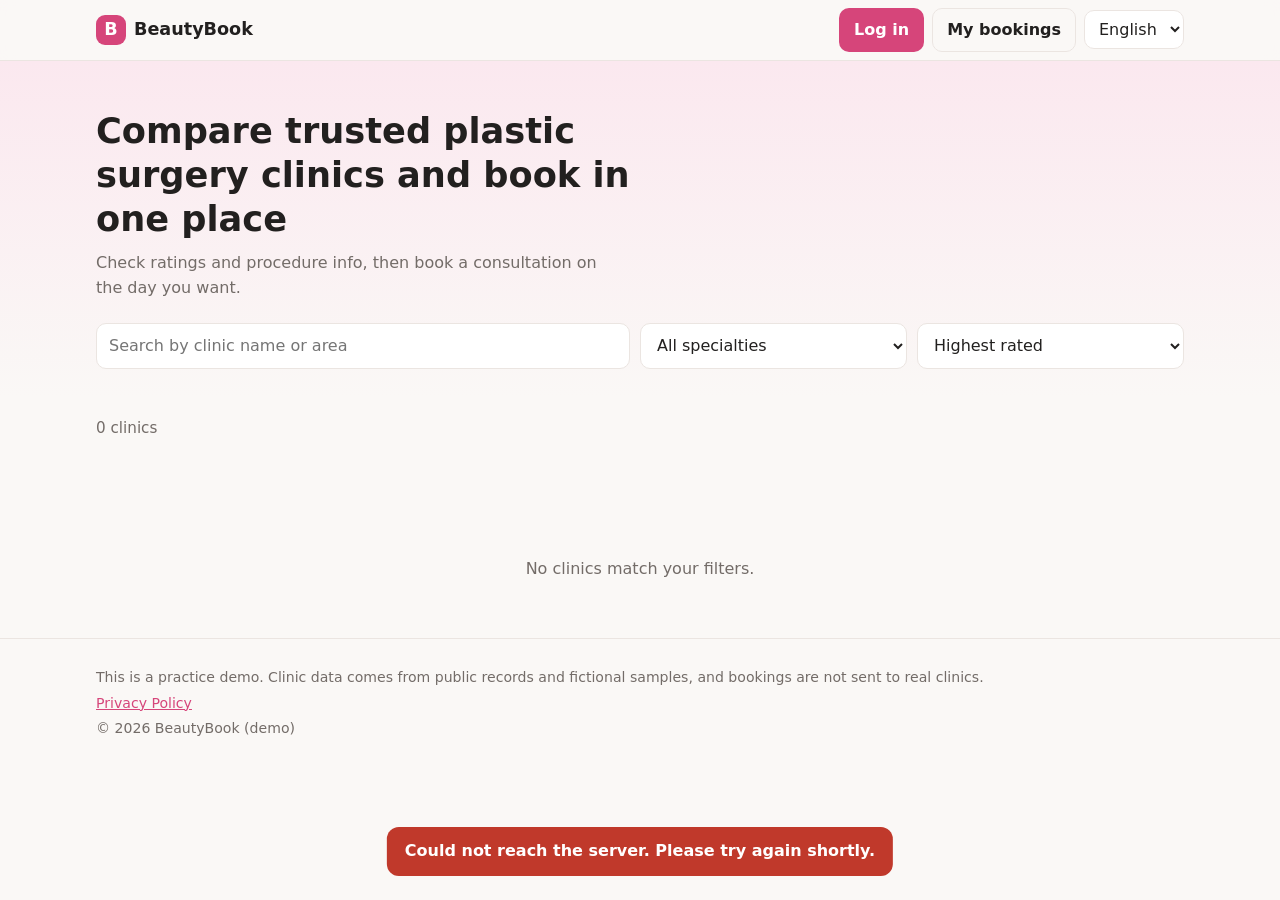
<file: index.html>
<!doctype html>
<html lang="ko">
<head>
  <meta charset="utf-8">
  <meta name="viewport" content="width=device-width, initial-scale=1">
  <title>BeautyBook</title>
  <meta name="description" content="성형외과 목록, 별점, 예약 예시 사이트 (샘플 데이터)">
  <link rel="stylesheet" href="css/style.css">
</head>
<body>
  <header class="site-header">
    <div class="container header-inner">
      <a class="brand" href="./">
        <span class="brand-mark">B</span>
        <span>BeautyBook</span>
      </a>
      <nav class="header-actions">
        <div class="auth-box" id="authBox" hidden></div>
        <button class="btn btn-ghost" id="myReservationsBtn" type="button">
          <span data-i18n="nav.myReservations">내 예약</span>
          <span class="badge" id="reservationCount" hidden>0</span>
        </button>
        <label class="lang-select">
          <span class="sr-only" data-i18n="nav.language">언어</span>
          <select id="langSelect" aria-label="Language">
            <option value="ko">한국어</option>
            <option value="en">English</option>
            <option value="ja">日本語</option>
            <option value="zh">中文</option>
          </select>
        </label>
      </nav>
    </div>
  </header>

  <section class="hero">
    <div class="container">
      <h1 data-i18n="hero.title">믿을 수 있는 성형외과, 한눈에 비교하고 예약하세요</h1>
      <p data-i18n="hero.subtitle">실제 이용자 별점과 시술 정보를 확인하고 원하는 날짜에 바로 상담을 예약할 수 있어요.</p>
      <div class="toolbar">
        <input id="searchInput" type="search" data-i18n-placeholder="filter.search" placeholder="병원 이름이나 지역으로 검색">
        <select id="specialtyFilter" aria-label="Specialty"></select>
        <select id="sortSelect" aria-label="Sort">
          <option value="rating" data-i18n="sort.rating">별점 높은 순</option>
          <option value="reviews" data-i18n="sort.reviews">리뷰 많은 순</option>
          <option value="name" data-i18n="sort.name">이름 순</option>
        </select>
      </div>
    </div>
  </section>

  <main class="container">
    <p class="result-count" id="resultCount"></p>
    <div class="grid" id="clinicGrid" aria-live="polite"></div>
    <p class="empty" id="emptyState" hidden data-i18n="list.empty">조건에 맞는 병원이 없어요.</p>
  </main>

  <footer class="site-footer">
    <div class="container">
      <p data-i18n="footer.notice">이 사이트는 연습용 예시입니다. 병원 정보는 공공데이터와 가상 샘플이며, 예약은 실제 병원에 전달되지 않습니다.</p>
      <p><a href="privacy.html" data-i18n="footer.privacy">개인정보처리방침</a></p>
      <p class="muted">&copy; 2026 BeautyBook (demo)</p>
    </div>
  </footer>

  <!-- Clinic detail modal -->
  <dialog id="clinicModal" class="modal">
    <div class="modal-body" id="clinicModalBody"></div>
  </dialog>

  <!-- My reservations modal -->
  <dialog id="reservationsModal" class="modal">
    <div class="modal-body">
      <div class="modal-head">
        <h2 data-i18n="myres.title">내 예약</h2>
        <button class="icon-btn" type="button" data-close aria-label="Close">&times;</button>
      </div>
      <div id="reservationsList"></div>
    </div>
  </dialog>

  <!-- Login / sign-up modal -->
  <dialog id="loginModal" class="modal modal-small">
    <div class="modal-body">
      <div class="modal-head">
        <h2 id="loginTitle">로그인</h2>
        <button class="icon-btn" type="button" data-close aria-label="Close">&times;</button>
      </div>
      <div class="tabs" role="tablist" id="authTabs">
        <button type="button" role="tab" class="tab" data-auth-mode="login" data-i18n="auth.tabLogin">로그인</button>
        <button type="button" role="tab" class="tab" data-auth-mode="signup" data-i18n="auth.tabSignup">회원가입</button>
      </div>
      <!-- 안내 문구 (인증 메일을 보냈어요 등) + 인증 메일 다시 보내기 버튼 -->
      <div class="auth-notice" id="authNotice" hidden>
        <p id="authNoticeText"></p>
        <button class="btn btn-ghost btn-small" type="button" id="resendBtn" data-resend hidden data-i18n="auth.resend">인증 메일 다시 보내기</button>
      </div>
      <form id="loginForm" class="form" novalidate>
        <label id="emailField"><span data-i18n="auth.email">이메일</span><input name="email" type="email" required autocomplete="email" maxlength="254"></label>
        <label id="passwordField"><span id="passwordLabel">비밀번호</span><input name="password" type="password" required autocomplete="current-password" maxlength="128"></label>
        <p class="muted field-note" id="passwordHint" data-i18n="auth.passwordRule">8자 이상, 글자와 숫자를 섞어 주세요.</p>
        <label id="nicknameField"><span data-i18n="auth.nickname">닉네임 (리뷰에 표시돼요)</span><input name="nickname" maxlength="20" autocomplete="nickname"></label>
        <label class="check-field" id="agreeField"><input name="agree" type="checkbox"><span data-i18n="auth.agree">만 14세 이상이며, 개인정보처리방침에 동의해요</span></label>
        <a class="field-note" id="agreeLink" href="privacy.html" target="_blank" rel="noopener" data-i18n="auth.readPrivacy">개인정보처리방침 읽어 보기</a>
        <button class="btn btn-primary" type="submit" id="loginSubmit"></button>
      </form>
      <p class="auth-links">
        <button class="link-btn" type="button" id="forgotLink" data-auth-mode="forgot" data-i18n="auth.forgot">비밀번호를 잊으셨나요?</button>
        <button class="link-btn" type="button" id="backToLogin" data-auth-mode="login" data-i18n="auth.backToLogin">로그인으로 돌아가기</button>
      </p>
      <div id="kakaoArea">
        <p class="divider"><span data-i18n="auth.or">또는</span></p>
        <button class="btn btn-kakao btn-wide" type="button" data-kakao data-i18n="auth.kakao">카카오로 계속하기</button>
        <p class="muted field-note" data-i18n="auth.kakaoAgree">카카오로 계속하면 만 14세 이상이며 개인정보처리방침에 동의한 것으로 봐요.</p>
      </div>
    </div>
  </dialog>

  <div class="toast" id="toast" role="status" aria-live="polite"></div>

  <script src="js/config.js"></script>
  <script src="js/i18n.js"></script>
  <script src="js/data.js"></script>
  <script src="js/api.js"></script>
  <script src="js/app.js"></script>
</body>
</html>
</file>
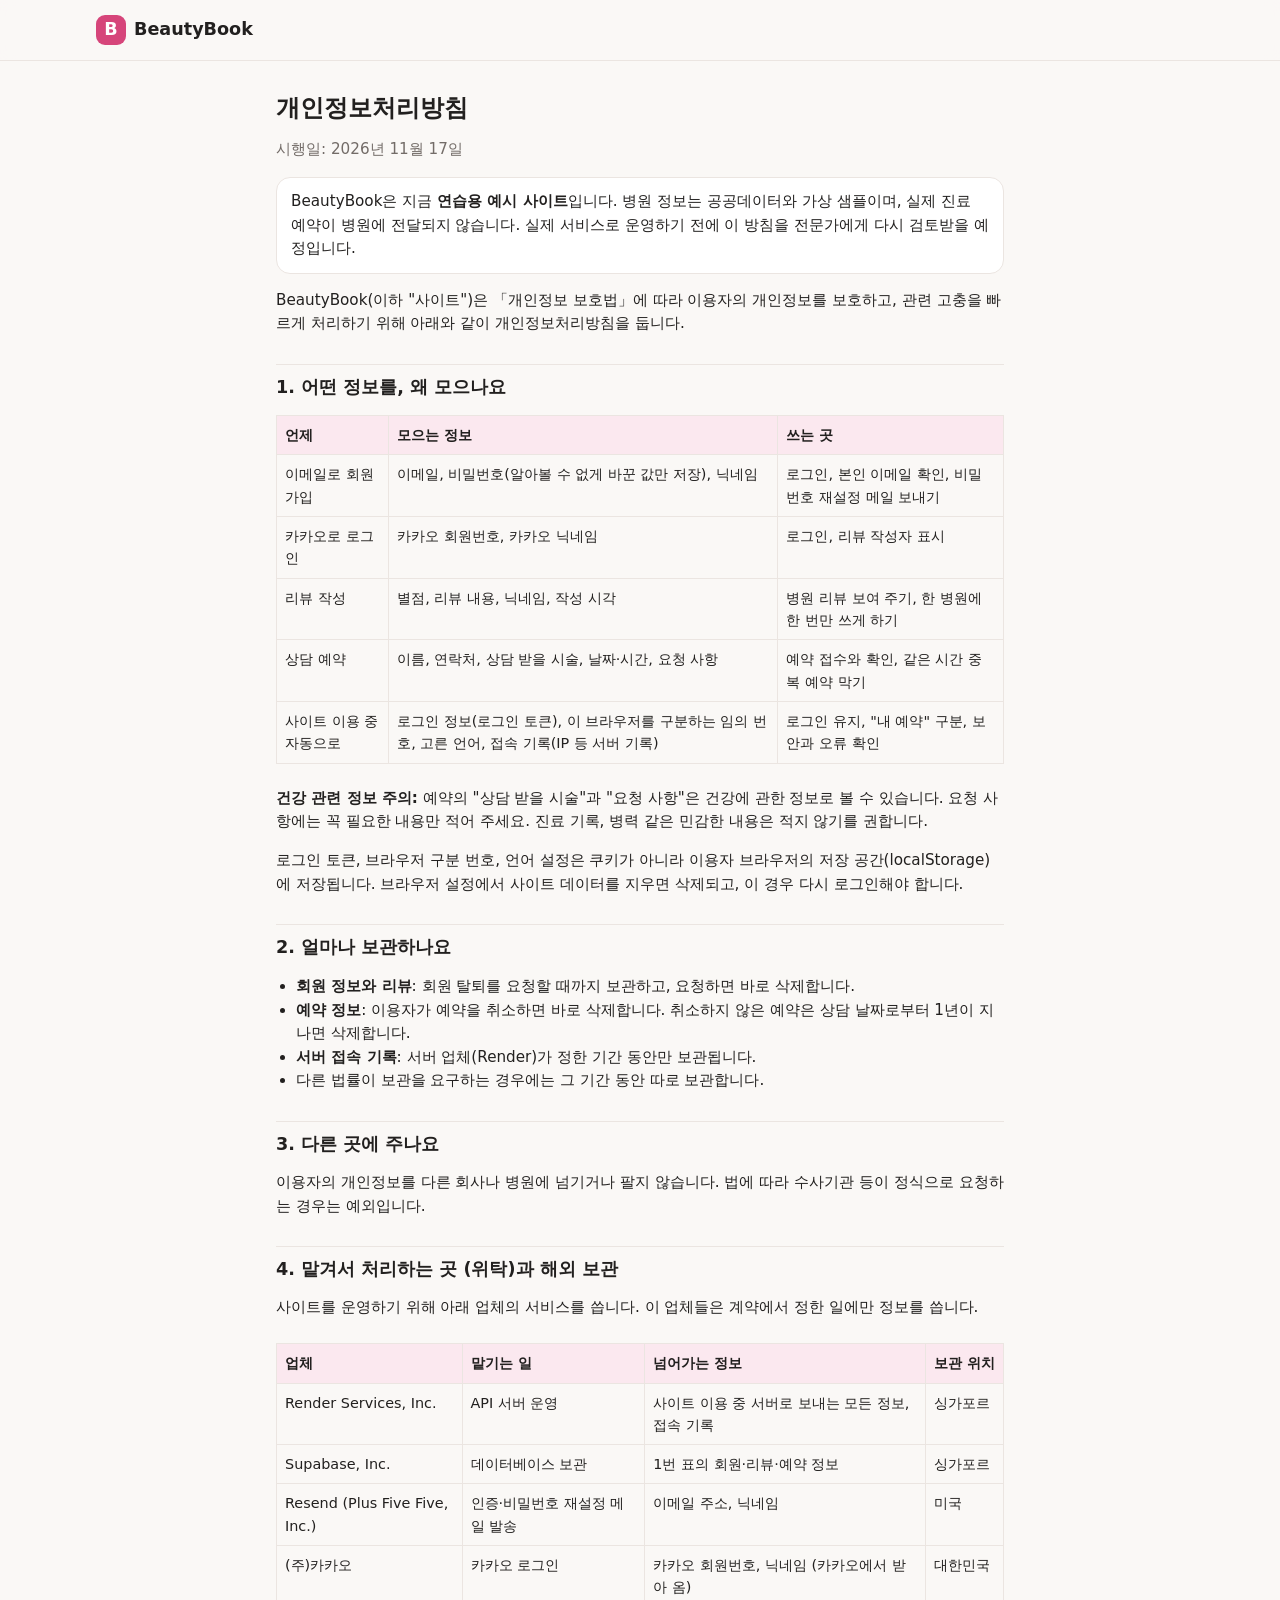
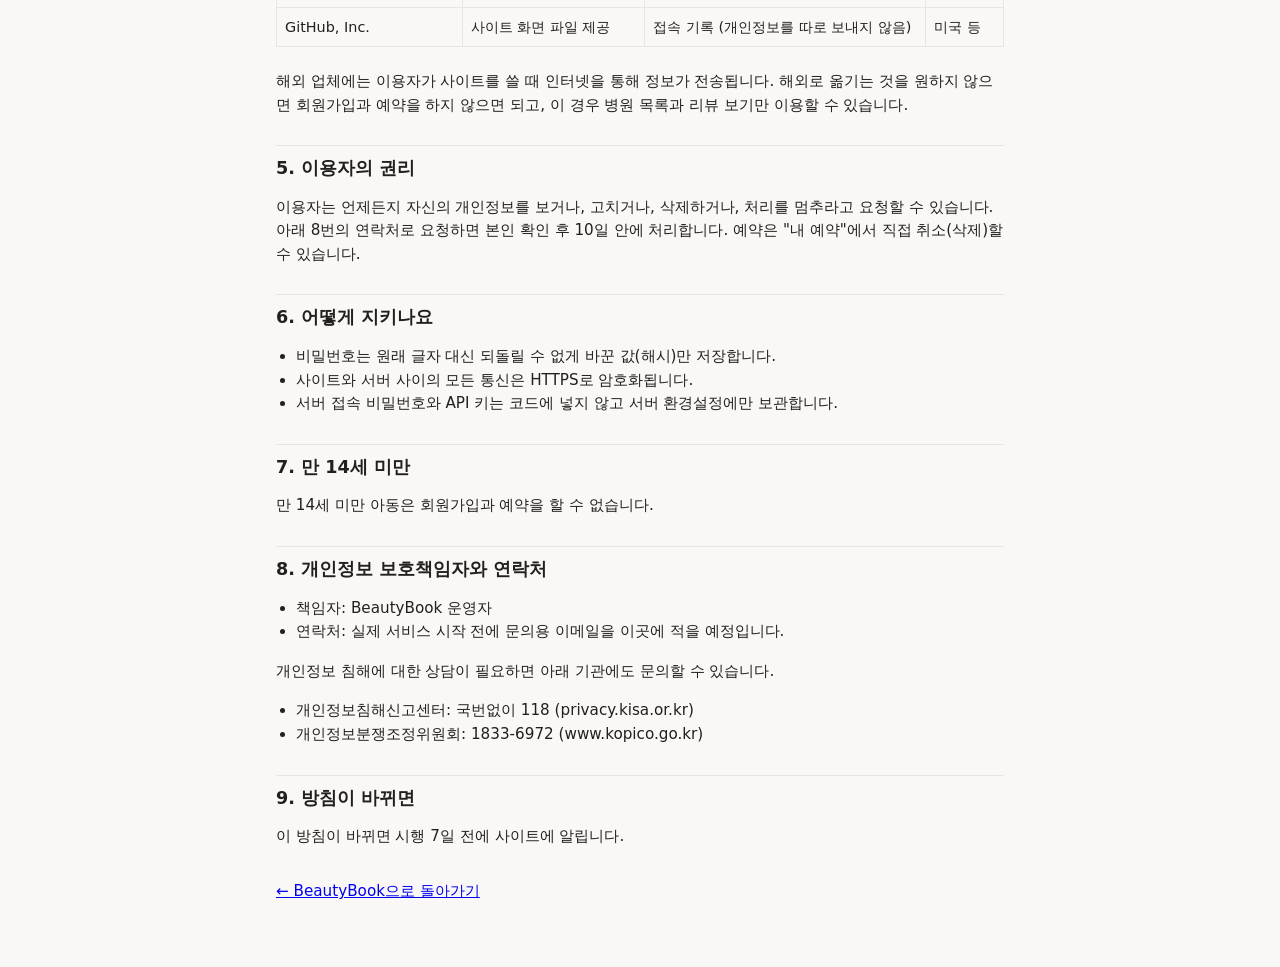
<file: privacy.html>
<!doctype html>
<html lang="ko">
<head>
  <meta charset="utf-8">
  <meta name="viewport" content="width=device-width, initial-scale=1">
  <title>개인정보처리방침 · BeautyBook</title>
  <meta name="description" content="BeautyBook 개인정보처리방침">
  <link rel="stylesheet" href="css/style.css">
  <style>
    .policy { max-width: 760px; padding: 24px 16px 48px; }
    .policy h1 { font-size: 1.5rem; margin: 8px 0 4px; }
    .policy h2 { font-size: 1.1rem; margin: 28px 0 8px; padding-top: 12px; border-top: 1px solid var(--line); }
    .policy p, .policy li { font-size: .95rem; }
    .policy ul { padding-left: 20px; }
    .policy .table-wrap { overflow-x: auto; }
    .policy table { width: 100%; border-collapse: collapse; font-size: .9rem; margin: 8px 0; }
    .policy th, .policy td { border: 1px solid var(--line); padding: 8px; text-align: left; vertical-align: top; }
    .policy th { background: var(--accent-soft); white-space: nowrap; }
    .policy .note { background: var(--surface); border: 1px solid var(--line); border-radius: var(--radius); padding: 12px 14px; }
  </style>
</head>
<body>
  <header class="site-header">
    <div class="container header-inner">
      <a class="brand" href="./">
        <span class="brand-mark">B</span>
        <span>BeautyBook</span>
      </a>
    </div>
  </header>

  <main class="container policy">
    <h1>개인정보처리방침</h1>
    <p class="muted">시행일: 2026년 11월 17일</p>

    <p class="note">BeautyBook은 지금 <strong>연습용 예시 사이트</strong>입니다. 병원 정보는 공공데이터와 가상 샘플이며,
      실제 진료 예약이 병원에 전달되지 않습니다. 실제 서비스로 운영하기 전에 이 방침을 전문가에게 다시 검토받을 예정입니다.</p>

    <p>BeautyBook(이하 "사이트")은 「개인정보 보호법」에 따라 이용자의 개인정보를 보호하고, 관련 고충을 빠르게 처리하기 위해 아래와 같이 개인정보처리방침을 둡니다.</p>

    <h2>1. 어떤 정보를, 왜 모으나요</h2>
    <div class="table-wrap">
      <table>
        <tr><th>언제</th><th>모으는 정보</th><th>쓰는 곳</th></tr>
        <tr><td>이메일로 회원가입</td><td>이메일, 비밀번호(알아볼 수 없게 바꾼 값만 저장), 닉네임</td><td>로그인, 본인 이메일 확인, 비밀번호 재설정 메일 보내기</td></tr>
        <tr><td>카카오로 로그인</td><td>카카오 회원번호, 카카오 닉네임</td><td>로그인, 리뷰 작성자 표시</td></tr>
        <tr><td>리뷰 작성</td><td>별점, 리뷰 내용, 닉네임, 작성 시각</td><td>병원 리뷰 보여 주기, 한 병원에 한 번만 쓰게 하기</td></tr>
        <tr><td>상담 예약</td><td>이름, 연락처, 상담 받을 시술, 날짜·시간, 요청 사항</td><td>예약 접수와 확인, 같은 시간 중복 예약 막기</td></tr>
        <tr><td>사이트 이용 중 자동으로</td><td>로그인 정보(로그인 토큰), 이 브라우저를 구분하는 임의 번호, 고른 언어, 접속 기록(IP 등 서버 기록)</td><td>로그인 유지, "내 예약" 구분, 보안과 오류 확인</td></tr>
      </table>
    </div>
    <p><strong>건강 관련 정보 주의:</strong> 예약의 "상담 받을 시술"과 "요청 사항"은 건강에 관한 정보로 볼 수 있습니다.
      요청 사항에는 꼭 필요한 내용만 적어 주세요. 진료 기록, 병력 같은 민감한 내용은 적지 않기를 권합니다.</p>
    <p>로그인 토큰, 브라우저 구분 번호, 언어 설정은 쿠키가 아니라 이용자 브라우저의 저장 공간(localStorage)에 저장됩니다.
      브라우저 설정에서 사이트 데이터를 지우면 삭제되고, 이 경우 다시 로그인해야 합니다.</p>

    <h2>2. 얼마나 보관하나요</h2>
    <ul>
      <li><strong>회원 정보와 리뷰</strong>: 회원 탈퇴를 요청할 때까지 보관하고, 요청하면 바로 삭제합니다.</li>
      <li><strong>예약 정보</strong>: 이용자가 예약을 취소하면 바로 삭제합니다. 취소하지 않은 예약은 상담 날짜로부터 1년이 지나면 삭제합니다.</li>
      <li><strong>서버 접속 기록</strong>: 서버 업체(Render)가 정한 기간 동안만 보관됩니다.</li>
      <li>다른 법률이 보관을 요구하는 경우에는 그 기간 동안 따로 보관합니다.</li>
    </ul>

    <h2>3. 다른 곳에 주나요</h2>
    <p>이용자의 개인정보를 다른 회사나 병원에 넘기거나 팔지 않습니다. 법에 따라 수사기관 등이 정식으로 요청하는 경우는 예외입니다.</p>

    <h2>4. 맡겨서 처리하는 곳 (위탁)과 해외 보관</h2>
    <p>사이트를 운영하기 위해 아래 업체의 서비스를 씁니다. 이 업체들은 계약에서 정한 일에만 정보를 씁니다.</p>
    <div class="table-wrap">
      <table>
        <tr><th>업체</th><th>맡기는 일</th><th>넘어가는 정보</th><th>보관 위치</th></tr>
        <tr><td>Render Services, Inc.</td><td>API 서버 운영</td><td>사이트 이용 중 서버로 보내는 모든 정보, 접속 기록</td><td>싱가포르</td></tr>
        <tr><td>Supabase, Inc.</td><td>데이터베이스 보관</td><td>1번 표의 회원·리뷰·예약 정보</td><td>싱가포르</td></tr>
        <tr><td>Resend (Plus Five Five, Inc.)</td><td>인증·비밀번호 재설정 메일 발송</td><td>이메일 주소, 닉네임</td><td>미국</td></tr>
        <tr><td>(주)카카오</td><td>카카오 로그인</td><td>카카오 회원번호, 닉네임 (카카오에서 받아 옴)</td><td>대한민국</td></tr>
        <tr><td>GitHub, Inc.</td><td>사이트 화면 파일 제공</td><td>접속 기록 (개인정보를 따로 보내지 않음)</td><td>미국 등</td></tr>
      </table>
    </div>
    <p>해외 업체에는 이용자가 사이트를 쓸 때 인터넷을 통해 정보가 전송됩니다. 해외로 옮기는 것을 원하지 않으면 회원가입과 예약을 하지 않으면 되고,
      이 경우 병원 목록과 리뷰 보기만 이용할 수 있습니다.</p>

    <h2>5. 이용자의 권리</h2>
    <p>이용자는 언제든지 자신의 개인정보를 보거나, 고치거나, 삭제하거나, 처리를 멈추라고 요청할 수 있습니다.
      아래 8번의 연락처로 요청하면 본인 확인 후 10일 안에 처리합니다. 예약은 "내 예약"에서 직접 취소(삭제)할 수 있습니다.</p>

    <h2>6. 어떻게 지키나요</h2>
    <ul>
      <li>비밀번호는 원래 글자 대신 되돌릴 수 없게 바꾼 값(해시)만 저장합니다.</li>
      <li>사이트와 서버 사이의 모든 통신은 HTTPS로 암호화됩니다.</li>
      <li>서버 접속 비밀번호와 API 키는 코드에 넣지 않고 서버 환경설정에만 보관합니다.</li>
    </ul>

    <h2>7. 만 14세 미만</h2>
    <p>만 14세 미만 아동은 회원가입과 예약을 할 수 없습니다.</p>

    <h2>8. 개인정보 보호책임자와 연락처</h2>
    <ul>
      <li>책임자: BeautyBook 운영자</li>
      <li>연락처: 실제 서비스 시작 전에 문의용 이메일을 이곳에 적을 예정입니다.</li>
    </ul>
    <p>개인정보 침해에 대한 상담이 필요하면 아래 기관에도 문의할 수 있습니다.</p>
    <ul>
      <li>개인정보침해신고센터: 국번없이 118 (privacy.kisa.or.kr)</li>
      <li>개인정보분쟁조정위원회: 1833-6972 (www.kopico.go.kr)</li>
    </ul>

    <h2>9. 방침이 바뀌면</h2>
    <p>이 방침이 바뀌면 시행 7일 전에 사이트에 알립니다.</p>

    <p style="margin-top:32px"><a href="./">← BeautyBook으로 돌아가기</a></p>
  </main>
</body>
</html>
</file>
<file: css/style.css>
:root {
  --bg: #faf8f6;
  --surface: #ffffff;
  --text: #22201f;
  --muted: #736c68;
  --line: #ebe5e1;
  --accent: #d6457a;
  --accent-ink: #ffffff;
  --accent-soft: #fbe8ef;
  --star: #f4b400;
  --star-off: #ddd6d2;
  --error: #c0392b;
  --radius: 14px;
  --shadow: 0 1px 2px rgba(0,0,0,.04), 0 6px 20px rgba(0,0,0,.06);
  color-scheme: light;
}
@media (prefers-color-scheme: dark) {
  :root {
    --bg: #151314;
    --surface: #1f1c1d;
    --text: #f1edea;
    --muted: #a69e99;
    --line: #332e2f;
    --accent: #ef6a9a;
    --accent-ink: #1b0b11;
    --accent-soft: #3a1f29;
    --star-off: #4a4344;
    --shadow: 0 1px 2px rgba(0,0,0,.3), 0 6px 20px rgba(0,0,0,.3);
    color-scheme: dark;
  }
}

* { box-sizing: border-box; }
html, body { margin: 0; }
body {
  font-family: system-ui, -apple-system, "Segoe UI", "Apple SD Gothic Neo", "Noto Sans KR", "Hiragino Sans", "PingFang SC", sans-serif;
  background: var(--bg);
  color: var(--text);
  line-height: 1.55;
}
.container { width: min(1120px, 100%); margin: 0 auto; padding: 0 16px; }
.muted { color: var(--muted); }
.sr-only { position: absolute; width: 1px; height: 1px; overflow: hidden; clip: rect(0 0 0 0); }
h1, h2, h3, h4 { line-height: 1.25; margin: 0; }

/* header */
.site-header { position: sticky; top: 0; z-index: 10; background: color-mix(in srgb, var(--bg) 88%, transparent); backdrop-filter: blur(8px); border-bottom: 1px solid var(--line); }
.header-inner { display: flex; align-items: center; justify-content: space-between; min-height: 60px; gap: 12px; }
.brand { display: flex; align-items: center; gap: 8px; font-weight: 700; font-size: 1.1rem; color: inherit; text-decoration: none; }
.brand-mark { display: grid; place-items: center; width: 30px; height: 30px; border-radius: 9px; background: var(--accent); color: var(--accent-ink); }
.header-actions { display: flex; align-items: center; gap: 8px; }

/* controls */
button, input, select, textarea { font: inherit; color: inherit; }
input, select, textarea {
  width: 100%; padding: 10px 12px; border: 1px solid var(--line); border-radius: 10px; background: var(--surface);
}
input:focus, select:focus, textarea:focus, button:focus-visible, .card:focus-visible { outline: 2px solid var(--accent); outline-offset: 2px; }
.lang-select select { width: auto; padding: 8px 10px; }
.btn { border: 1px solid transparent; border-radius: 10px; padding: 9px 14px; cursor: pointer; font-weight: 600; display: inline-flex; align-items: center; gap: 6px; }
.btn-primary { background: var(--accent); color: var(--accent-ink); width: 100%; justify-content: center; padding: 12px; }
.btn-small { width: auto; padding: 9px 14px; }
[hidden] { display: none !important; }
.btn-primary:hover { filter: brightness(1.05); }
.btn-ghost { background: transparent; border-color: var(--line); }
.btn-ghost:hover { background: var(--accent-soft); }
/* 카카오 로그인 버튼: 카카오 가이드의 노란색 + 검은 글씨 */
.btn-kakao { background: #fee500; color: rgba(0, 0, 0, .85); border-color: #fee500; font-weight: 600; }
.btn-kakao:hover { filter: brightness(.97); }
.auth-box { display: flex; align-items: center; gap: 6px; }
.auth-name { font-size: .9rem; font-weight: 600; max-width: 9em; overflow: hidden; text-overflow: ellipsis; white-space: nowrap; }
.modal-small { width: min(420px, calc(100% - 24px)); }
.modal-small .tabs { margin-bottom: 14px; }
.field-note { font-size: .82rem; }
.auth-notice { background: var(--surface); border: 1px solid var(--line); border-radius: 10px; padding: 12px 14px; margin-bottom: 14px; font-size: .9rem; }
.auth-notice p { margin: 0; }
.auth-notice .btn { margin-top: 10px; }
.auth-links { text-align: center; margin: 12px 0 0; }
.link-btn { border: 0; background: none; padding: 4px; color: var(--muted); font-size: .85rem; text-decoration: underline; cursor: pointer; }
.btn-wide { width: 100%; justify-content: center; padding: 12px; }
.divider { display: flex; align-items: center; gap: 10px; color: var(--muted); font-size: .85rem; margin: 16px 0 12px; }
.divider::before, .divider::after { content: ""; flex: 1; border-top: 1px solid var(--line); }
.login-gate { display: grid; gap: 12px; justify-items: start; padding: 8px 0; }
.badge { background: var(--accent); color: var(--accent-ink); border-radius: 999px; font-size: .75rem; padding: 0 7px; min-width: 20px; text-align: center; }
.icon-btn { border: 0; background: transparent; font-size: 1.6rem; line-height: 1; cursor: pointer; color: var(--muted); padding: 4px 8px; border-radius: 8px; }
.icon-btn:hover { background: var(--accent-soft); color: var(--text); }

/* hero */
.hero { padding: 48px 0 28px; background: linear-gradient(180deg, var(--accent-soft), transparent); }
.hero h1 { font-size: clamp(1.5rem, 3.5vw, 2.2rem); max-width: 22ch; }
.hero p { color: var(--muted); max-width: 52ch; margin: 10px 0 22px; }
.toolbar { display: grid; grid-template-columns: 2fr 1fr 1fr; gap: 10px; }

/* list */
.result-count { color: var(--muted); margin: 20px 0 12px; font-size: .95rem; }
.grid { display: grid; grid-template-columns: repeat(auto-fill, minmax(250px, 1fr)); gap: 16px; padding-bottom: 48px; }
.card { background: var(--surface); border: 1px solid var(--line); border-radius: var(--radius); overflow: hidden; cursor: pointer; box-shadow: var(--shadow); transition: transform .15s ease, box-shadow .15s ease; display: flex; flex-direction: column; }
.card:hover { transform: translateY(-3px); }
.card-thumb { height: 110px; display: grid; place-items: center; background: linear-gradient(135deg, hsl(var(--h) 70% 82%), hsl(calc(var(--h) + 40) 65% 70%)); }
.card-thumb span { font-size: 2.4rem; font-weight: 700; color: rgba(255,255,255,.92); text-shadow: 0 2px 8px rgba(0,0,0,.15); }
.card-body { padding: 14px 16px 16px; display: flex; flex-direction: column; gap: 6px; flex: 1; }
.card-body h3 { font-size: 1.05rem; }
.card-body p { margin: 0; font-size: .9rem; }
.card-link { margin-top: auto; padding-top: 6px; color: var(--accent); font-weight: 600; font-size: .9rem; }
.rating-row { display: flex; align-items: center; gap: 6px; flex-wrap: wrap; font-size: .92rem; }
.tags { display: flex; gap: 6px; flex-wrap: wrap; }
.tag { background: var(--accent-soft); color: var(--accent); border-radius: 999px; font-size: .78rem; padding: 2px 9px; font-weight: 600; }
.empty { text-align: center; color: var(--muted); padding: 40px 0; }

/* stars */
.stars { position: relative; display: inline-block; color: var(--star-off); letter-spacing: 1px; font-size: 1rem; line-height: 1; }
.stars-fill { position: absolute; inset: 0 auto 0 0; overflow: hidden; white-space: nowrap; color: var(--star); }

/* modal */
.modal { border: 0; padding: 0; border-radius: 18px; width: min(920px, calc(100% - 24px)); max-height: calc(100% - 24px); background: var(--surface); color: var(--text); box-shadow: 0 20px 60px rgba(0,0,0,.25); }
.modal::backdrop { background: rgba(20, 14, 16, .55); }
.modal-body { padding: 22px; }
.modal-head { display: flex; justify-content: space-between; align-items: flex-start; gap: 12px; margin-bottom: 18px; }
.modal-head h2 { font-size: 1.4rem; margin-bottom: 4px; }
.detail-grid { display: grid; grid-template-columns: 1.1fr 1fr; gap: 24px; }
.detail-grid h4 { margin: 18px 0 8px; font-size: .95rem; color: var(--muted); }
.detail-grid h4:first-child { margin-top: 0; }
.detail-grid p { margin: 0; }
.facts { display: grid; grid-template-columns: auto 1fr; gap: 6px 14px; margin: 14px 0 0; font-size: .92rem; }
.facts dt { color: var(--muted); }
.facts dd { margin: 0; }
.price-list { list-style: none; padding: 0; margin: 0; border: 1px solid var(--line); border-radius: 10px; }
.price-list li { display: flex; justify-content: space-between; gap: 10px; padding: 9px 12px; font-size: .92rem; }
.price-list li + li { border-top: 1px solid var(--line); }
.panel { background: var(--bg); border-radius: var(--radius); padding: 14px; }
.tabs { display: flex; gap: 4px; background: var(--surface); padding: 4px; border-radius: 10px; margin-bottom: 14px; border: 1px solid var(--line); }
.tab { flex: 1; border: 0; background: transparent; padding: 8px; border-radius: 8px; cursor: pointer; font-weight: 600; color: var(--muted); }
.tab.active { background: var(--accent); color: var(--accent-ink); }

/* forms */
.form { display: flex; flex-direction: column; gap: 10px; }
.form label { display: flex; flex-direction: column; gap: 4px; font-size: .88rem; font-weight: 600; }
.form label.check-field { flex-direction: row; align-items: center; gap: 8px; font-weight: 500; }
.form label.check-field input { width: 18px; height: 18px; margin: 0; flex: none; }
.form .row { display: grid; grid-template-columns: 1fr 1fr; gap: 10px; }
.form p { margin: 0; }
.hint { color: var(--error); font-size: .85rem; min-height: 1em; }
.star-input { display: flex; gap: 4px; }
.star-input button { border: 0; background: transparent; font-size: 2rem; line-height: 1; cursor: pointer; color: var(--star-off); padding: 0 2px; transition: transform .1s; }
.star-input button.on { color: var(--star); }
.star-input button:hover { transform: scale(1.12); }

/* reviews & reservations */
.reviews, .res-list { list-style: none; padding: 0; margin: 0; display: flex; flex-direction: column; gap: 10px; }
.reviews li { background: var(--surface); border: 1px solid var(--line); border-radius: 10px; padding: 10px 12px; }
.reviews p { margin: 6px 0 0; font-size: .92rem; }
.res-list li { display: flex; justify-content: space-between; align-items: center; gap: 12px; border: 1px solid var(--line); border-radius: 10px; padding: 12px 14px; }
.res-list p { margin: 2px 0 0; font-size: .9rem; }
#reservationsModal { width: min(560px, calc(100% - 24px)); }

/* toast */
.toast { position: fixed; left: 50%; bottom: 24px; transform: translate(-50%, 20px); background: var(--text); color: var(--bg); padding: 12px 18px; border-radius: 12px; opacity: 0; pointer-events: none; transition: all .25s ease; max-width: calc(100% - 32px); z-index: 100; font-weight: 600; }
.toast.show { opacity: 1; transform: translate(-50%, 0); }
.toast.error { background: var(--error); color: #fff; }

/* footer */
.site-footer { border-top: 1px solid var(--line); padding: 24px 0 36px; font-size: .88rem; color: var(--muted); }
.site-footer p { margin: 4px 0; }
.site-footer a { color: var(--accent); }

@media (max-width: 760px) {
  .toolbar { grid-template-columns: 1fr 1fr; }
  .toolbar input { grid-column: 1 / -1; }
  .detail-grid { grid-template-columns: 1fr; }
  .modal-body { padding: 16px; }
  .hero { padding-top: 32px; }
}
@media (max-width: 560px) {
  /* 휴대폰: 머리말 버튼이 한 줄에 다 안 들어가면 두 번째 줄로 내려요 */
  .header-inner { flex-wrap: wrap; padding: 8px 0; gap: 8px; }
  .header-actions { flex-wrap: wrap; justify-content: flex-end; margin-left: auto; }
  .header-actions .btn { padding: 7px 10px; font-size: .85rem; }
  .auth-name { display: none; }
}
@media (max-width: 420px) {
  .btn-ghost span[data-i18n] { font-size: .85rem; }
  .form .row { grid-template-columns: 1fr; }
}
</file>
